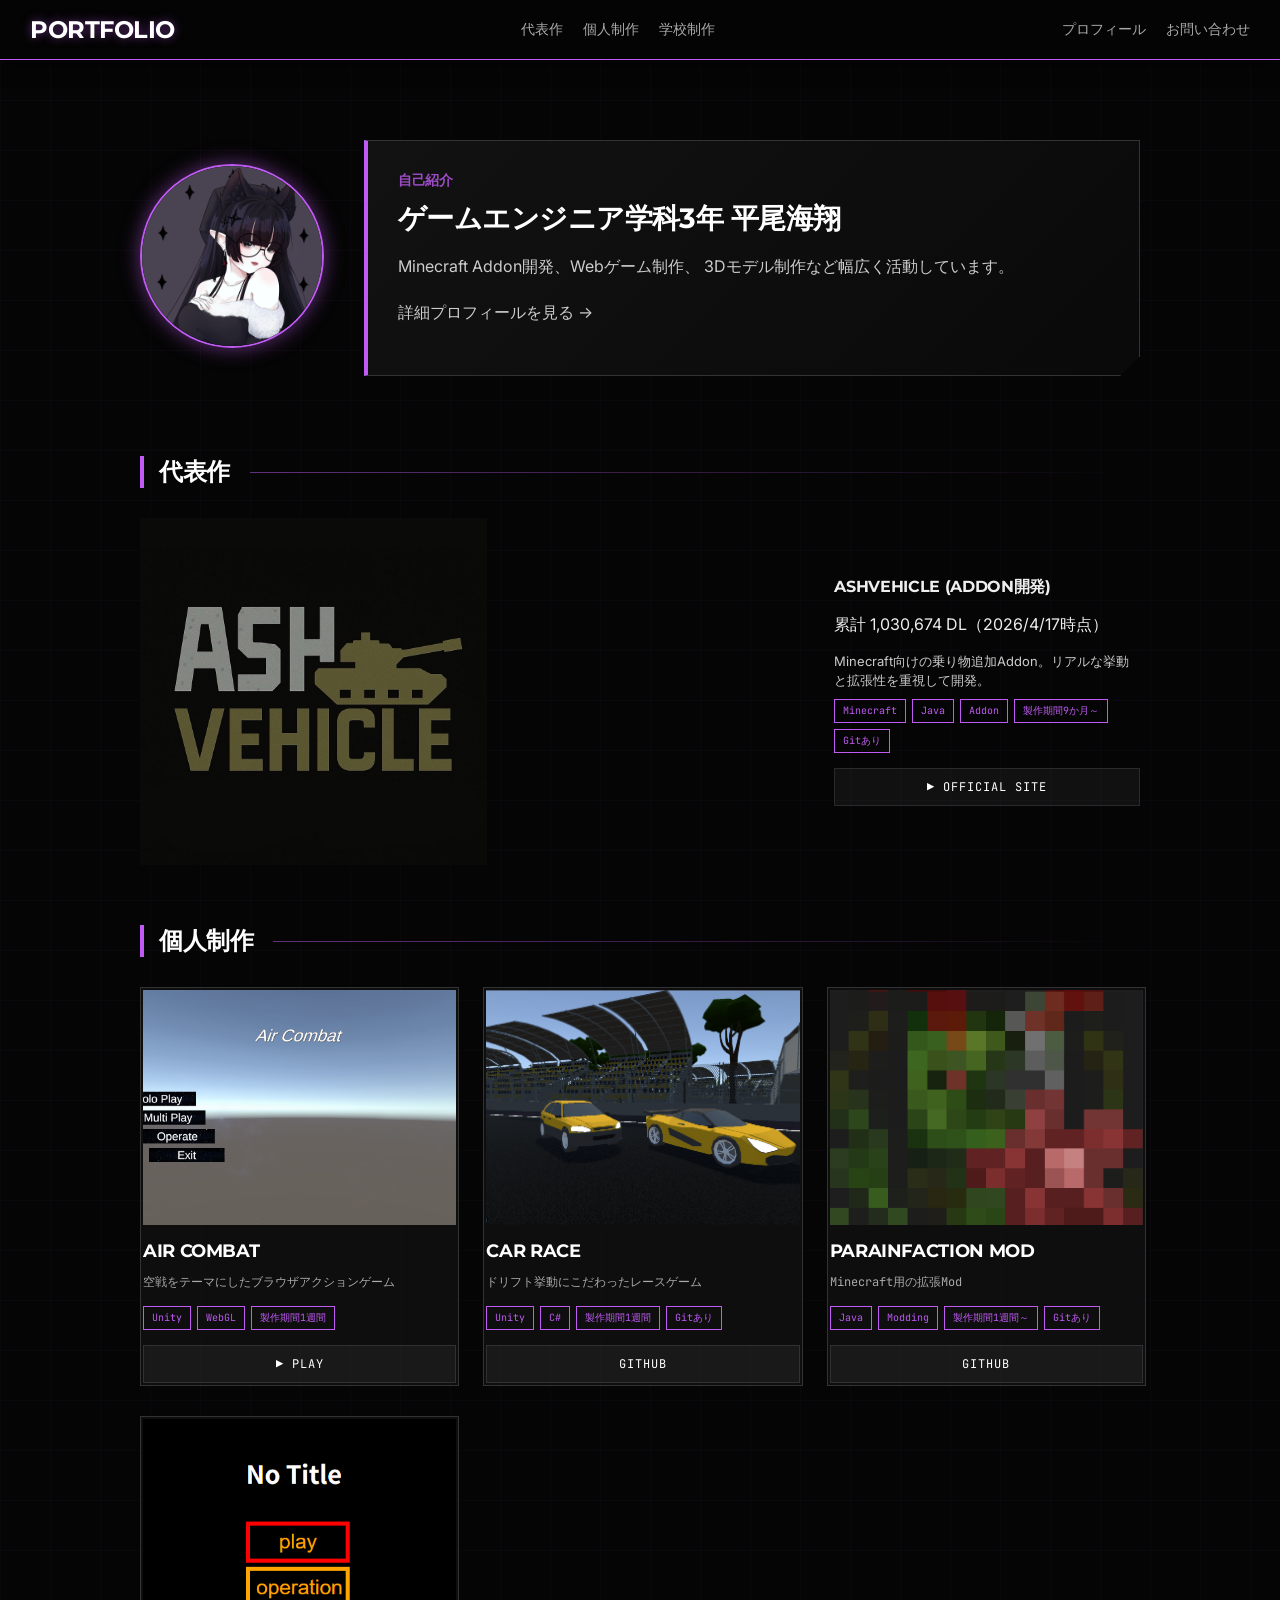
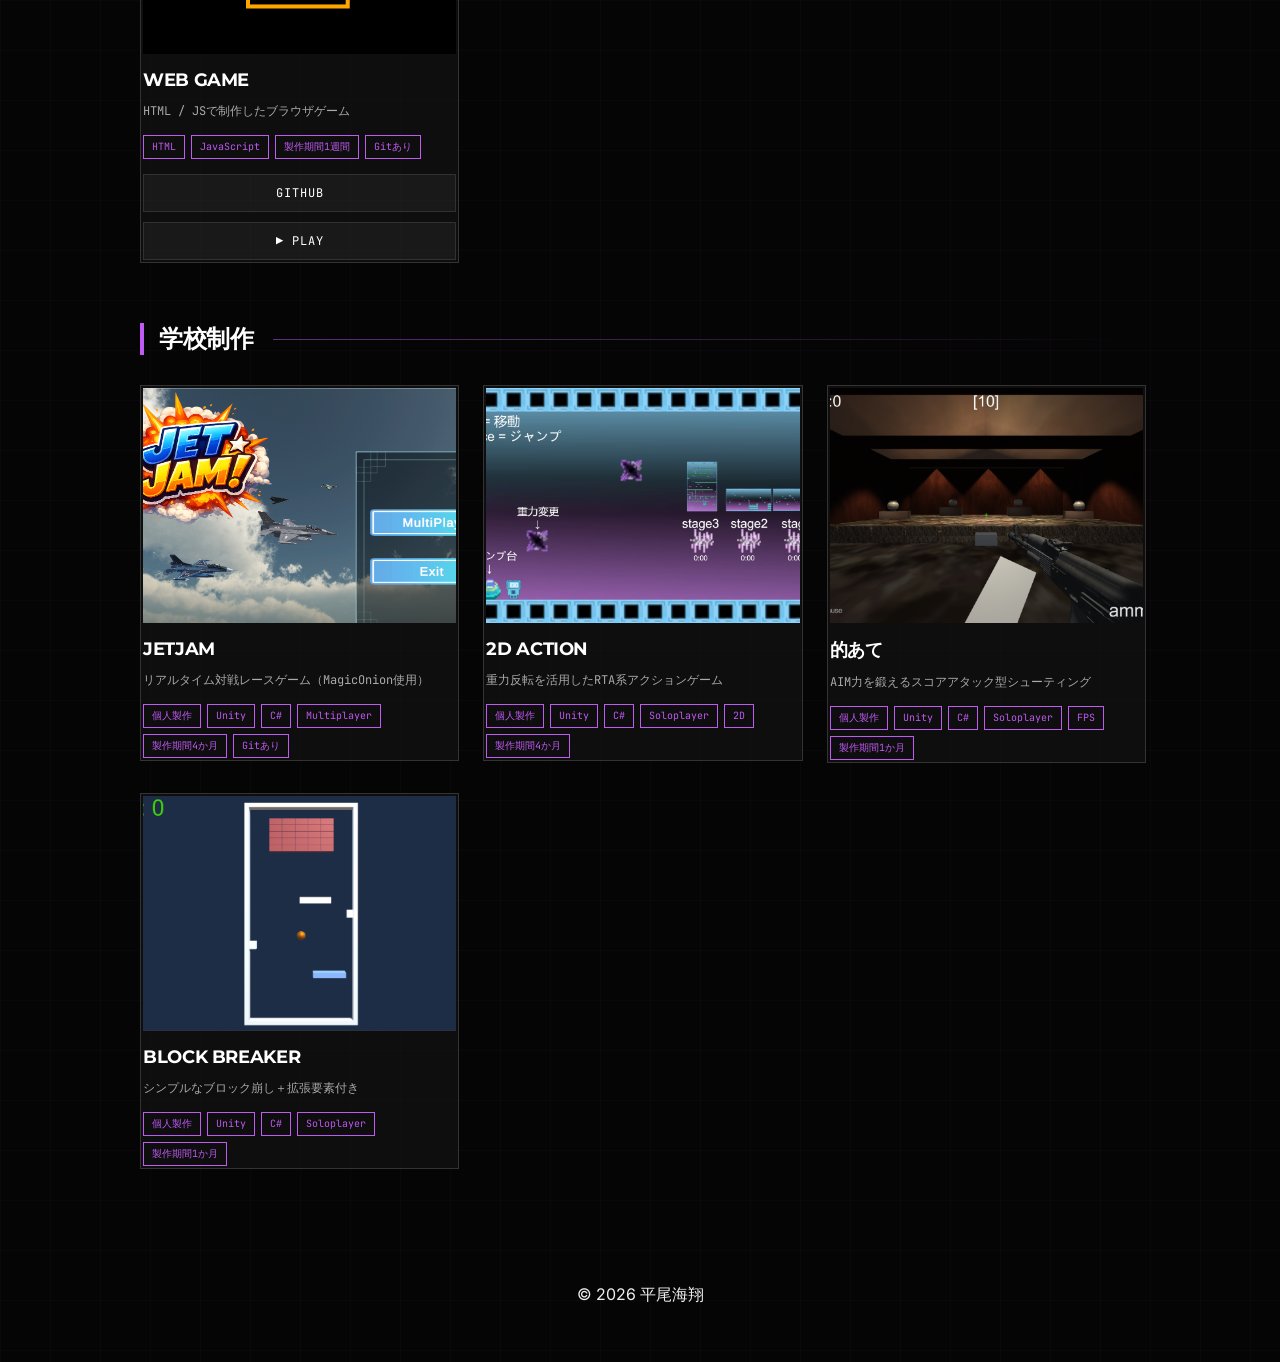
<file: index.html>
﻿<!doctype html>
<html lang="ja">
  <head>
    <meta charset="utf-8" />
    <title>Portfolio | 平尾海翔</title>

    <!-- Fonts -->
    <link rel="preconnect" href="https://fonts.googleapis.com" />
    <link rel="preconnect" href="https://fonts.gstatic.com" crossorigin />
    <link
      href="https://fonts.googleapis.com/css2?family=Inter:wght@300;400;500;600;700&family=JetBrains+Mono:wght@400;500;700&family=Montserrat:wght@400;500;600;700;800&display=swap"
      rel="stylesheet"
    />

    <link rel="stylesheet" href="css/main.css" />
  </head>

  <body>
    <!-- ================= HEADER ================= -->
    <header class="Main animate-on-scroll">
      <div class="Title">
        <h1>Portfolio</h1>
      </div>

      <nav class="Menu">
        <a href="#featured">代表作</a>
        <a href="#personal">個人制作</a>
        <a href="#works">学校制作</a>
      </nav>

      <nav class="Menu">
        <a href="Profile.html">プロフィール</a>
        <a
          href="https://mail.google.com/mail/?view=cm&fs=1&to=241210@st.yoshida-g.ac.jp"
          target="_blank"
          rel="noopener noreferrer"
        >
          お問い合わせ
        </a>
      </nav>
    </header>

    <!-- ================= MAIN ================= -->
    <main>
      <!-- ===== Profile ===== -->
      <section class="Profile animate-on-scroll">
        <div class="icon">
          <img
            class="circle-image"
            src="photo/icon.webp"
            alt="プロフィールアイコン"
          />
        </div>

        <div class="self-introduction">
          <h3>自己紹介</h3>
          <h4>ゲームエンジニア学科3年 平尾海翔</h4>
          <p>
            Minecraft Addon開発、Webゲーム制作、
            3Dモデル制作など幅広く活動しています。
          </p>
          <p>
            <a href="Profile.html">詳細プロフィールを見る →</a>
          </p>
        </div>
      </section>

      <!-- ===== 代表作（強調セクション） ===== -->
      <section id="featured" class="mywork animate-on-scroll">
        <h3>代表作</h3>

        <div class="featured-work">
          <div class="featured-image">
            <img
              class="mywork-photo"
              src="photo/AshVhiecle.png"
              style="width: 50%; height: 50%"
            />
          </div>

          <div class="featured-content">
            <h4>AshVehicle (Addon開発)</h4>

            <p class="achievement">累計 1,030,674 DL（2026/4/17時点）</p>

            <p class="work-desc">
              Minecraft向けの乗り物追加Addon。リアルな挙動と拡張性を重視して開発。
            </p>

            <div class="tag-container">
              <span class="tag">Minecraft</span>
              <span class="tag">Java</span>
              <span class="tag">Addon</span>
              <span class="tag">製作期間9か月～</span>
              <span class="tag">Gitあり</span>
            </div>

            <div class="link-container">
              <a
                href="https://ashviper.github.io/AshVehicle-site/"
                target="_blank"
                class="link-btn primary"
              >
                ▶ Official Site
              </a>
            </div>
          </div>
        </div>
      </section>

      <!-- ===== 個人制作 ===== -->
      <section id="personal" class="mywork animate-on-scroll">
        <h3>個人制作</h3>

        <div class="mywork-list-main">
          <!-- Air Combat -->
          <div class="mywork-list">
            <div class="image-wrapper">
              <img class="mywork-photo" src="photo/AirCombat.png" />
            </div>

            <h4>Air Combat</h4>

            <p class="work-desc">空戦をテーマにしたブラウザアクションゲーム</p>

            <div class="tag-container">
              <span class="tag">Unity</span>
              <span class="tag">WebGL</span>
              <span class="tag">製作期間1週間</span>
            </div>

            <div class="link-container">
              <a
                href="https://ashviper.github.io/AirfighterGame-Web/"
                target="_blank"
                class="link-btn primary"
              >
                ▶ Play
              </a>
            </div>
          </div>

          <!-- Car Race -->
          <div class="mywork-list">
            <div class="image-wrapper">
              <img class="mywork-photo" src="photo/RaceGame.png" />
            </div>

            <h4>Car Race</h4>

            <p class="work-desc">ドリフト挙動にこだわったレースゲーム</p>

            <div class="tag-container">
              <span class="tag">Unity</span>
              <span class="tag">C#</span>
              <span class="tag">製作期間1週間</span>
              <span class="tag">Gitあり</span>
            </div>

            <div class="link-container">
              <a
                href="https://github.com/AshViper/SimpleDriftRace"
                target="_blank"
                class="link-btn"
              >
                GitHub
              </a>
            </div>
          </div>

          <!-- Parainfaction -->
          <div class="mywork-list">
            <div class="image-wrapper">
              <img class="mywork-photo" src="photo/ParainfactionIcon.png" />
            </div>

            <h4>Parainfaction Mod</h4>

            <p class="work-desc">Minecraft用の拡張Mod</p>

            <div class="tag-container">
              <span class="tag">Java</span>
              <span class="tag">Modding</span>
              <span class="tag">製作期間1週間～</span>
              <span class="tag">Gitあり</span>
            </div>

            <div class="link-container">
              <a
                href="https://github.com/AshViper/ParaInfaction"
                target="_blank"
                class="link-btn"
              >
                GitHub
              </a>
            </div>
          </div>

          <!-- Web Game -->
          <div class="mywork-list">
            <div class="image-wrapper">
              <img class="mywork-photo" src="photo/webGame1.png" />
            </div>

            <h4>Web Game</h4>

            <p class="work-desc">HTML / JSで制作したブラウザゲーム</p>

            <div class="tag-container">
              <span class="tag">HTML</span>
              <span class="tag">JavaScript</span>
              <span class="tag">製作期間1週間</span>
              <span class="tag">Gitあり</span>
            </div>

            <div class="link-container">
              <a
                href="https://github.com/AshViper9110/HTMLGame-test"
                target="_blank"
                class="link-btn"
              >
                GitHub
              </a>
              <a
                href="https://ashviper9110.github.io/HTMLGame-test/"
                target="_blank"
                class="link-btn primary"
              >
                ▶ Play
              </a>
            </div>
          </div>
        </div>
      </section>

      <!-- ===== 作品（詳細ページあり） ===== -->
      <section id="works" class="mywork animate-on-scroll">
        <h3>学校制作</h3>

        <div class="mywork-list-main">
          <!-- JetJam -->
          <a href="mywork4.html" class="work-link">
            <div class="mywork-list">
              <div class="image-wrapper">
                <img class="mywork-photo" src="photo/jetjam.png" />
              </div>

              <h4>JetJam</h4>

              <p class="work-desc">
                リアルタイム対戦レースゲーム（MagicOnion使用）
              </p>

              <div class="tag-container">
                <span class="tag">個人製作</span>
                <span class="tag">Unity</span>
                <span class="tag">C#</span>
                <span class="tag">Multiplayer</span>
                <span class="tag">製作期間4か月</span>
                <span class="tag">Gitあり</span>
              </div>
            </div>
          </a>

          <!-- 2D Action -->
          <a href="mywork1.html" class="work-link">
            <div class="mywork-list">
              <div class="image-wrapper">
                <img class="mywork-photo" src="photo/2dAction1.png" />
              </div>

              <h4>2D Action</h4>

              <p class="work-desc">重力反転を活用したRTA系アクションゲーム</p>

              <div class="tag-container">
                <span class="tag">個人製作</span>
                <span class="tag">Unity</span>
                <span class="tag">C#</span>
                <span class="tag">Soloplayer</span>
                <span class="tag">2D</span>
                <span class="tag">製作期間4か月</span>
              </div>
            </div>
          </a>

          <!-- 的あて -->
          <a href="mywork2.html" class="work-link">
            <div class="mywork-list">
              <div class="image-wrapper">
                <img class="mywork-photo" src="photo/matoate1.png" />
              </div>

              <h4>的あて</h4>

              <p class="work-desc">
                AIM力を鍛えるスコアアタック型シューティング
              </p>

              <div class="tag-container">
                <span class="tag">個人製作</span>
                <span class="tag">Unity</span>
                <span class="tag">C#</span>
                <span class="tag">Soloplayer</span>
                <span class="tag">FPS</span>
                <span class="tag">製作期間1か月</span>
              </div>
            </div>
          </a>

          <!-- Block Breaker -->
          <a href="mywork3.html" class="work-link">
            <div class="mywork-list">
              <div class="image-wrapper">
                <img class="mywork-photo" src="photo/blockbreak1.png" />
              </div>

              <h4>Block Breaker</h4>

              <p class="work-desc">シンプルなブロック崩し＋拡張要素付き</p>

              <div class="tag-container">
                <span class="tag">個人製作</span>
                <span class="tag">Unity</span>
                <span class="tag">C#</span>
                <span class="tag">Soloplayer</span>
                <span class="tag">製作期間1か月</span>
              </div>
            </div>
          </a>
        </div>
      </section>
    </main>

    <footer style="text-align: center; padding: 40px 0">
      <p>© 2026 平尾海翔</p>
    </footer>

    <script src="js/script.js"></script>
  </body>
</html>
</file>
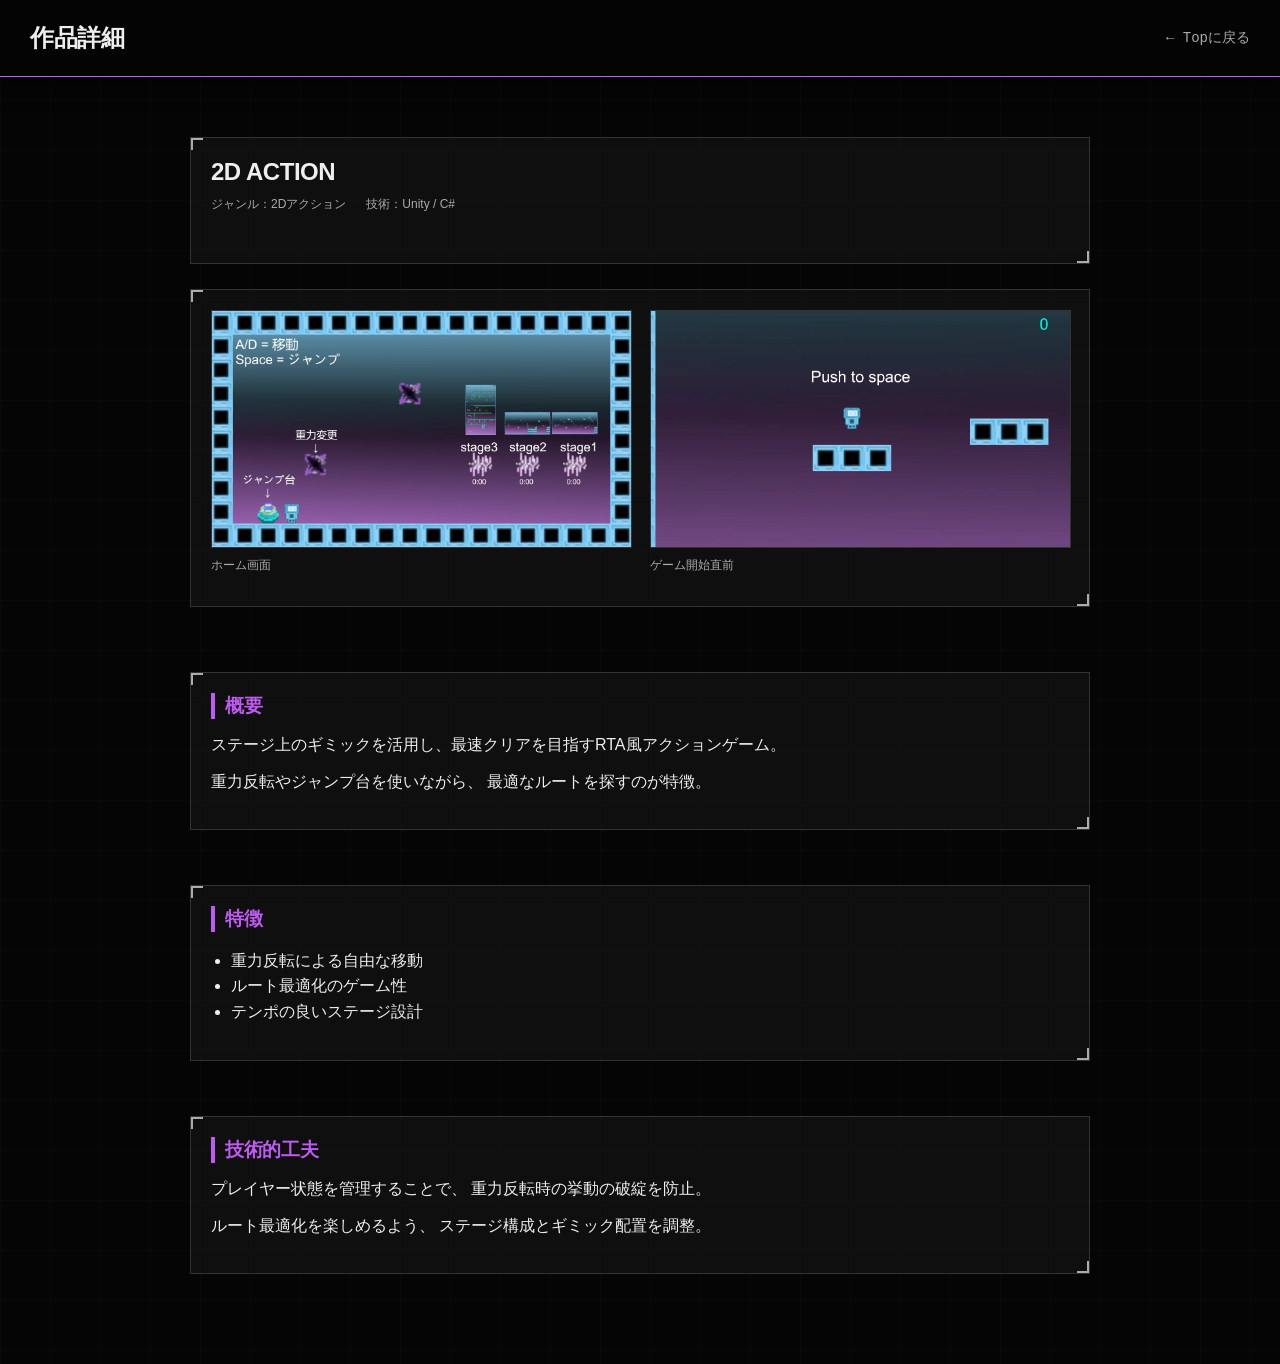
<file: mywork1.html>
﻿<!doctype html>
<html lang="ja">
<head>
  <meta charset="utf-8" />
  <title>2D Action | Portfolio</title>
  <link rel="stylesheet" href="css/main.css" />
</head>

<body>

  <!-- ヘッダー -->
  <div class="Main">
    <div class="Title">
      <h2>作品詳細</h2>
    </div>
    <div class="Menu">
      <p><a href="index.html">← Topに戻る</a></p>
    </div>
  </div>

  <!-- メイン -->
  <div class="work-detail">

    <!-- タイトル + メタ -->
    <div class="work-header card">
      <h2>2D Action</h2>

      <div class="work-meta">
        <span>ジャンル：2Dアクション</span>
        <span>技術：Unity / C#</span>
      </div>
    </div>

    <!-- 画像 -->
    <div class="work-images card">
      <div class="image-card">
        <img src="photo/2dAction1.png" />
        <p>ホーム画面</p>
      </div>

      <div class="image-card">
        <img src="photo/2dAction2.png" />
        <p>ゲーム開始直前</p>
      </div>
    </div>

    <!-- 概要 -->
    <div class="work-section card">
      <h3>概要</h3>
      <p>
        ステージ上のギミックを活用し、最速クリアを目指すRTA風アクションゲーム。
      </p>
      <p>
        重力反転やジャンプ台を使いながら、
        最適なルートを探すのが特徴。
      </p>
    </div>

    <!-- 特徴 -->
    <div class="work-section card">
      <h3>特徴</h3>
      <ul>
        <li>重力反転による自由な移動</li>
        <li>ルート最適化のゲーム性</li>
        <li>テンポの良いステージ設計</li>
      </ul>
    </div>

    <!-- 技術的工夫（追加） -->
    <div class="work-section card">
      <h3>技術的工夫</h3>
      <p>
        プレイヤー状態を管理することで、
        重力反転時の挙動の破綻を防止。
      </p>
      <p>
        ルート最適化を楽しめるよう、
        ステージ構成とギミック配置を調整。
      </p>
    </div>

  </div>

</body>
</html>
</file>
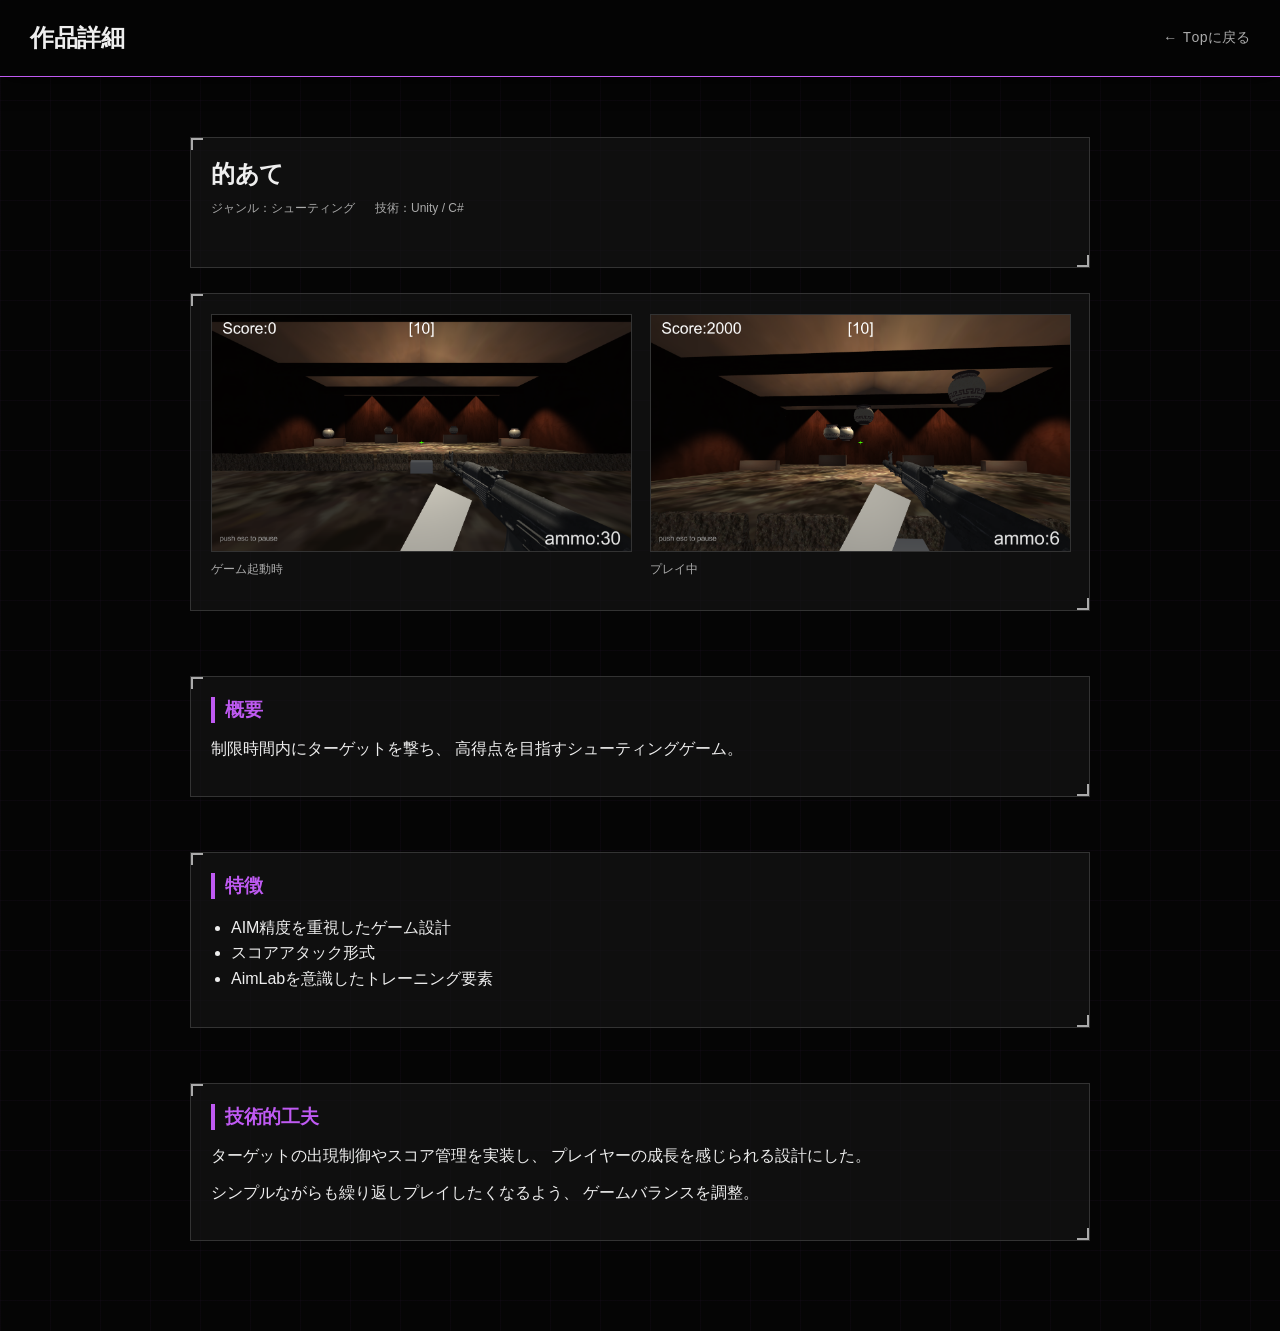
<file: mywork2.html>
﻿<!doctype html>
<html lang="ja">
<head>
  <meta charset="utf-8" />
  <title>的あて | Portfolio</title>
  <link rel="stylesheet" href="css/main.css" />
</head>

<body>

  <!-- ヘッダー -->
  <div class="Main">
    <div class="Title">
      <h2>作品詳細</h2>
    </div>
    <div class="Menu">
      <p><a href="index.html">← Topに戻る</a></p>
    </div>
  </div>

  <!-- 本文 -->
  <div class="work-detail">

    <!-- タイトル + メタ -->
    <div class="work-header card">
      <h2>的あて</h2>

      <div class="work-meta">
        <span>ジャンル：シューティング</span>
        <span>技術：Unity / C#</span>
      </div>
    </div>

    <!-- 画像 -->
    <div class="work-images card">
      <div class="image-card">
        <img src="photo/matoate1.png" />
        <p>ゲーム起動時</p>
      </div>

      <div class="image-card">
        <img src="photo/matoate2.png" />
        <p>プレイ中</p>
      </div>
    </div>

    <!-- 概要 -->
    <div class="work-section card">
      <h3>概要</h3>
      <p>
        制限時間内にターゲットを撃ち、
        高得点を目指すシューティングゲーム。
      </p>
    </div>

    <!-- 特徴 -->
    <div class="work-section card">
      <h3>特徴</h3>
      <ul>
        <li>AIM精度を重視したゲーム設計</li>
        <li>スコアアタック形式</li>
        <li>AimLabを意識したトレーニング要素</li>
      </ul>
    </div>

    <!-- 技術的工夫（追加） -->
    <div class="work-section card">
      <h3>技術的工夫</h3>
      <p>
        ターゲットの出現制御やスコア管理を実装し、
        プレイヤーの成長を感じられる設計にした。
      </p>
      <p>
        シンプルながらも繰り返しプレイしたくなるよう、
        ゲームバランスを調整。
      </p>
    </div>

  </div>

</body>
</html>
</file>
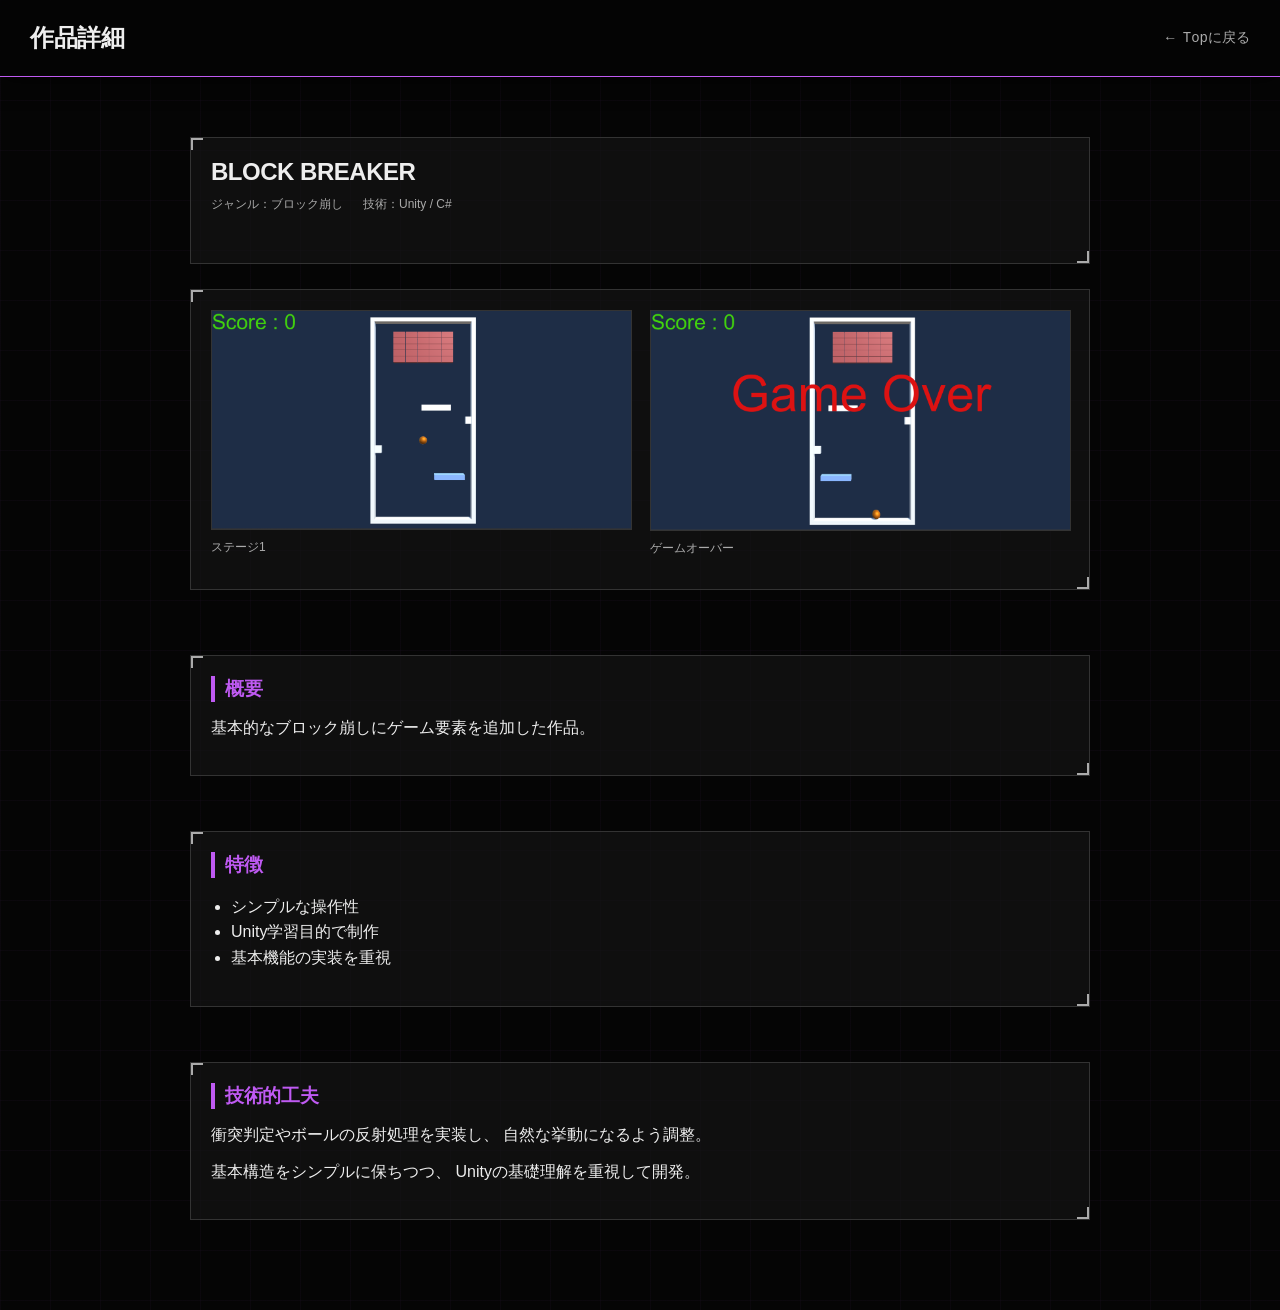
<file: mywork3.html>
﻿<!doctype html>
<html lang="ja">
<head>
  <meta charset="utf-8" />
  <title>Block Breaker | Portfolio</title>
  <link rel="stylesheet" href="css/main.css" />
</head>

<body>

  <!-- ヘッダー -->
  <div class="Main">
    <div class="Title">
      <h2>作品詳細</h2>
    </div>
    <div class="Menu">
      <p><a href="index.html">← Topに戻る</a></p>
    </div>
  </div>

  <!-- 本文 -->
  <div class="work-detail">

    <!-- タイトル + メタ -->
    <div class="work-header card">
      <h2>Block Breaker</h2>

      <div class="work-meta">
        <span>ジャンル：ブロック崩し</span>
        <span>技術：Unity / C#</span>
      </div>
    </div>

    <!-- 画像 -->
    <div class="work-images card">
      <div class="image-card">
        <img src="photo/blockbreak1.png" />
        <p>ステージ1</p>
      </div>

      <div class="image-card">
        <img src="photo/blockbreak2.png" />
        <p>ゲームオーバー</p>
      </div>
    </div>

    <!-- 概要 -->
    <div class="work-section card">
      <h3>概要</h3>
      <p>
        基本的なブロック崩しにゲーム要素を追加した作品。
      </p>
    </div>

    <!-- 特徴 -->
    <div class="work-section card">
      <h3>特徴</h3>
      <ul>
        <li>シンプルな操作性</li>
        <li>Unity学習目的で制作</li>
        <li>基本機能の実装を重視</li>
      </ul>
    </div>

    <!-- 技術的工夫（追加） -->
    <div class="work-section card">
      <h3>技術的工夫</h3>
      <p>
        衝突判定やボールの反射処理を実装し、
        自然な挙動になるよう調整。
      </p>
      <p>
        基本構造をシンプルに保ちつつ、
        Unityの基礎理解を重視して開発。
      </p>
    </div>

  </div>

</body>
</html>
</file>
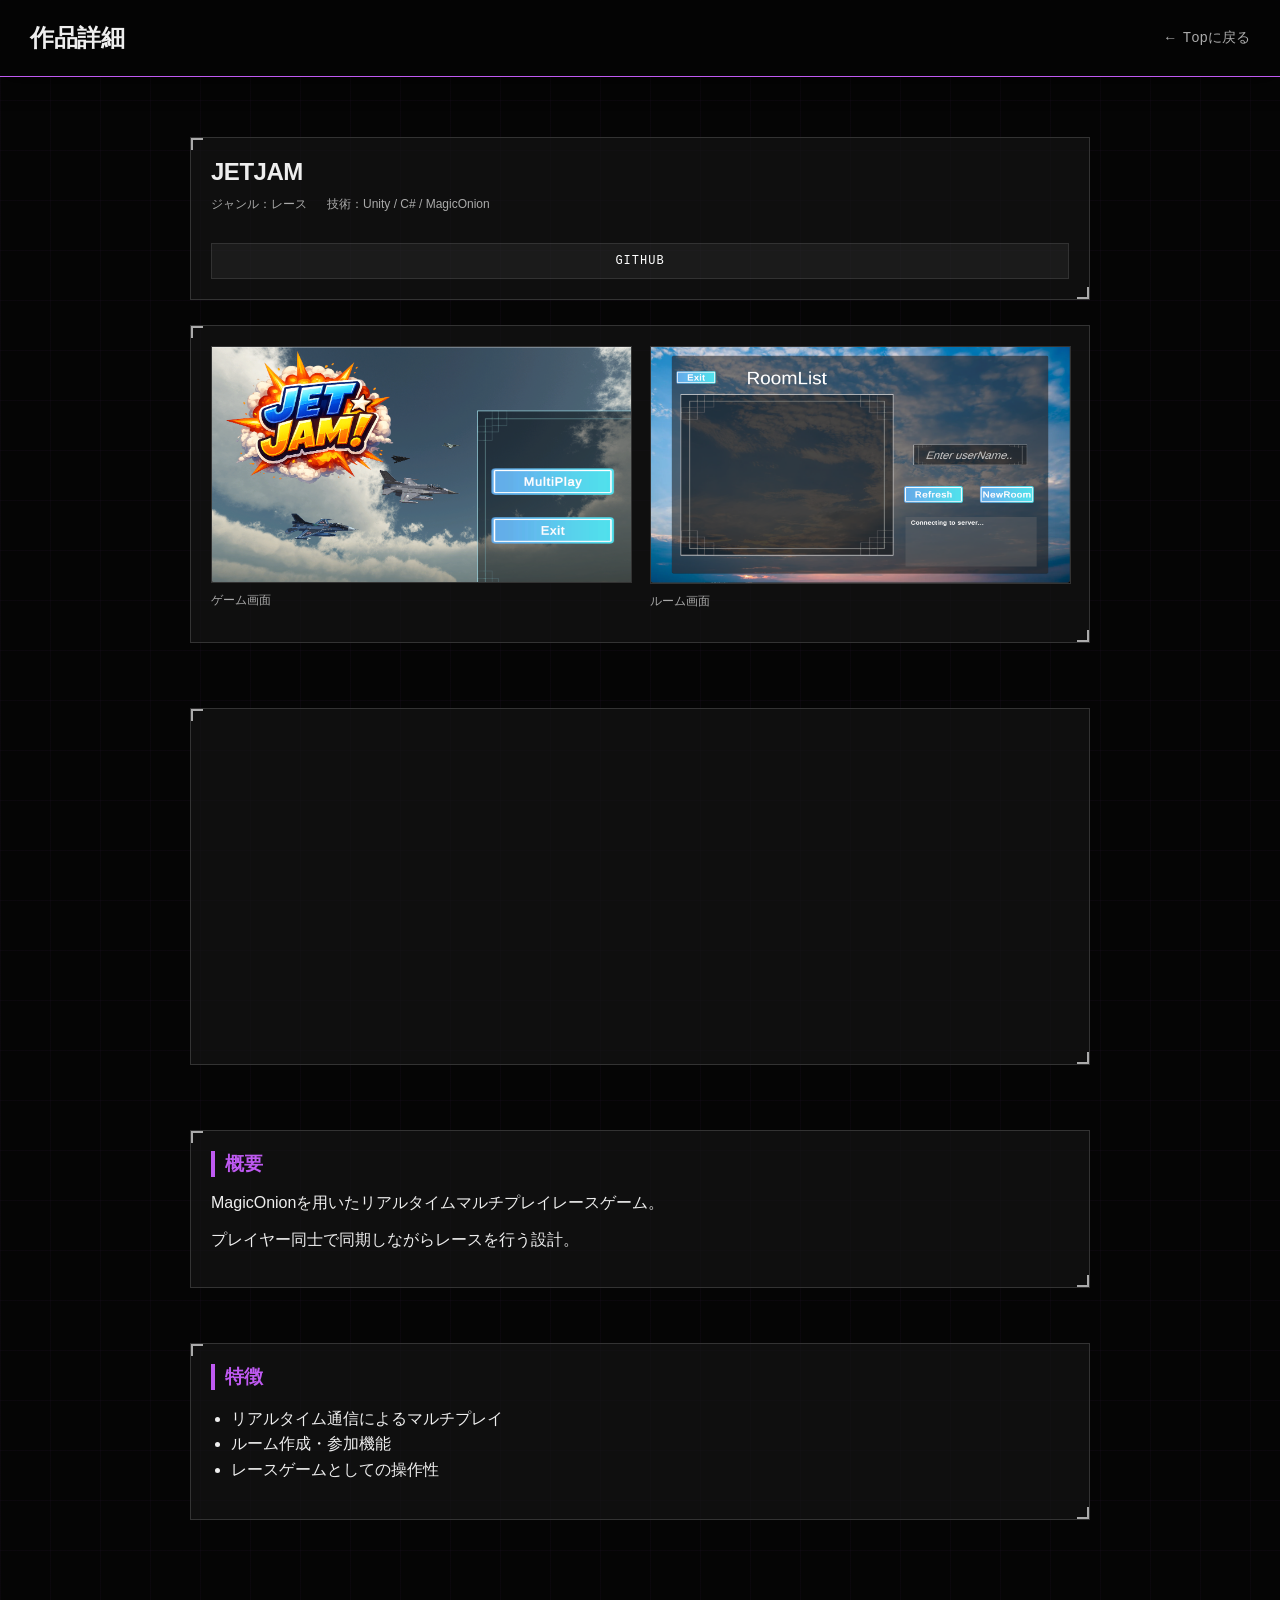
<file: mywork4.html>
﻿<!doctype html>
<html lang="ja">
  <head>
    <meta charset="utf-8" />
    <title>JetJam | Portfolio</title>
    <link rel="stylesheet" href="css/main.css" />
  </head>

  <body>
    <!-- ヘッダー -->
    <div class="Main">
      <div class="Title">
        <h2>作品詳細</h2>
      </div>
      <div class="Menu">
        <p><a href="index.html">← Topに戻る</a></p>
      </div>
    </div>

    <!-- 本文 -->
    <div class="work-detail">
      <div class="work-header card">
        <h2>JetJam</h2>

        <div class="work-meta">
          <span>ジャンル：レース</span>
          <span>技術：Unity / C# / MagicOnion</span>
        </div>
        <div class="link-container">
          <a
            href="https://github.com/AshViper9110/realtime-game"
            target="_blank"
            class="link-btn"
          >
            GitHub
          </a>
        </div>
      </div>

      <div class="work-images card">
        <div class="image-card">
          <img src="photo/jetjam.png" />
          <p>ゲーム画面</p>
        </div>
        <div class="image-card">
          <img src="photo/jetjamroom.png" />
          <p>ルーム画面</p>
        </div>
      </div>

      <div class="work-images card">
        <iframe
          width="560"
          height="315"
          src="https://www.youtube.com/embed/OSqPGjTLNrI?autoplay=1&mute=1"
          title="YouTube video player"
          frameborder="0"
          allow="autoplay; encrypted-media"
          allowfullscreen
        >
        </iframe>
      </div>

      <div class="work-section card">
        <h3>概要</h3>
        <p>MagicOnionを用いたリアルタイムマルチプレイレースゲーム。</p>
        <p>プレイヤー同士で同期しながらレースを行う設計。</p>
      </div>

      <div class="work-section card">
        <h3>特徴</h3>
        <ul>
          <li>リアルタイム通信によるマルチプレイ</li>
          <li>ルーム作成・参加機能</li>
          <li>レースゲームとしての操作性</li>
        </ul>
      </div>
    </div>
  </body>
</html>
</file>
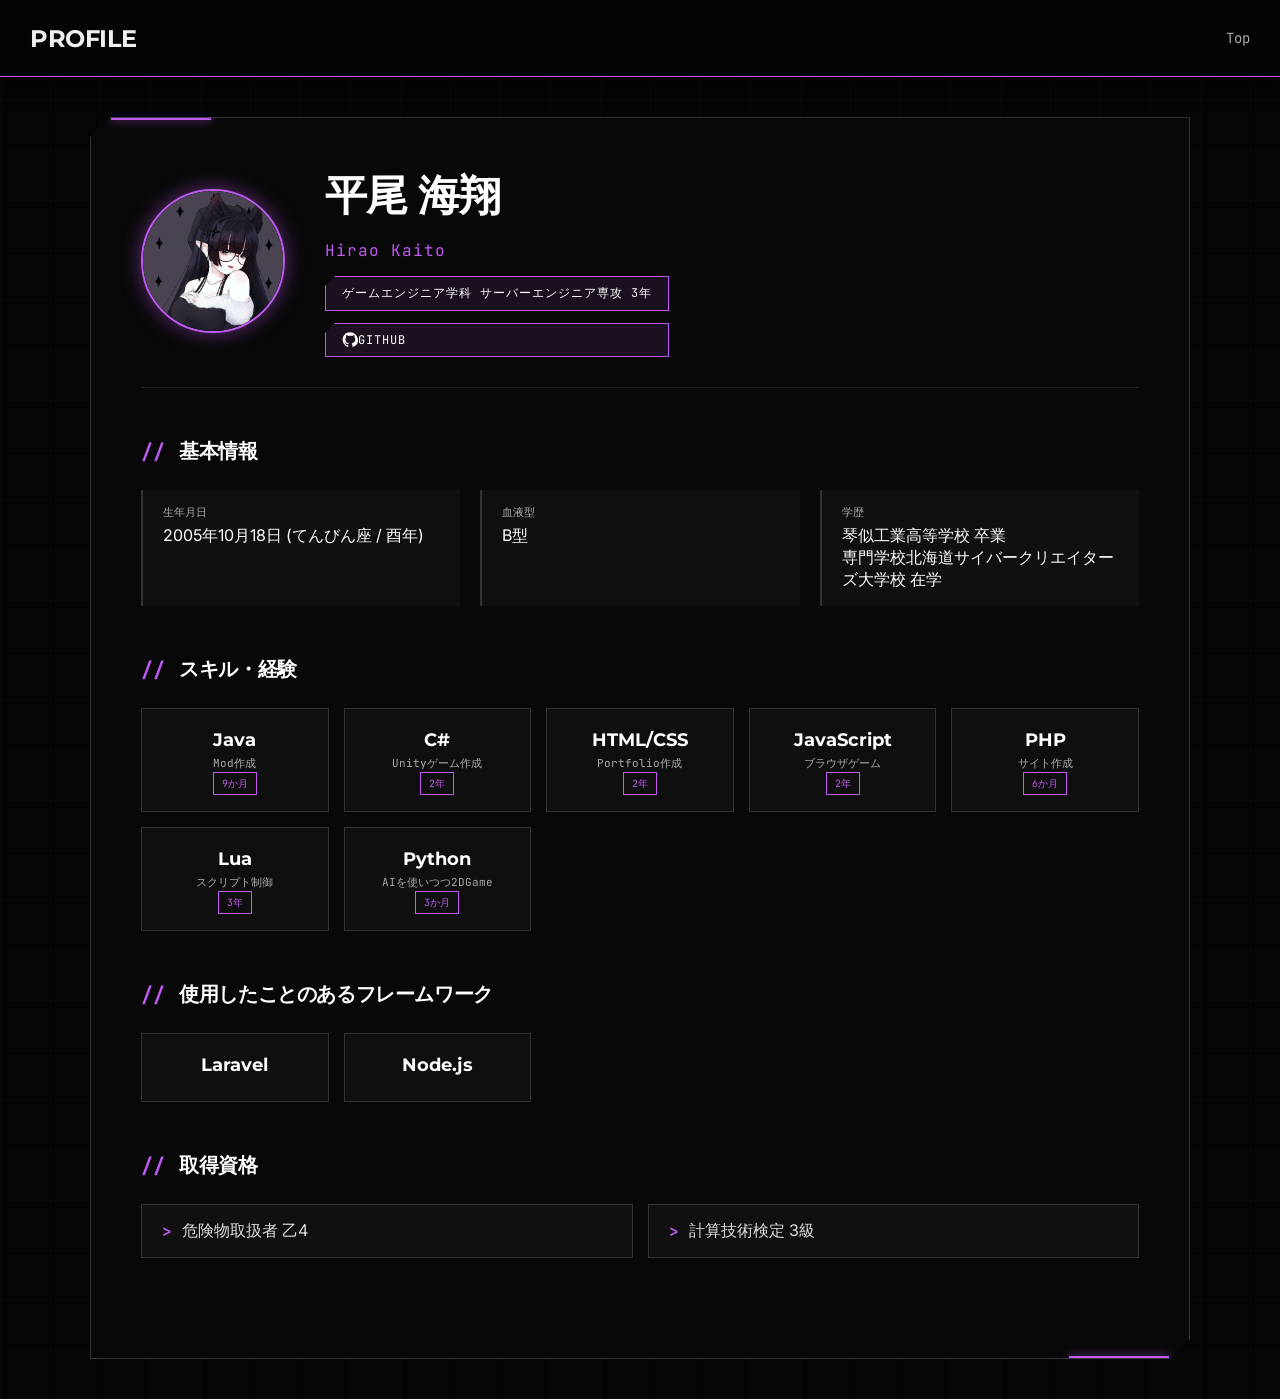
<file: Profile.html>
﻿<!doctype html>

<html lang="en" xmlns="http://www.w3.org/1999/xhtml">
  <head>
    <meta charset="utf-8" />
    <title></title>
    <link rel="preconnect" href="https://fonts.googleapis.com" />
    <link rel="preconnect" href="https://fonts.gstatic.com" crossorigin />
    <link
      href="https://fonts.googleapis.com/css2?family=Inter:wght@300;400;500;600;700&family=JetBrains+Mono:wght@400;500;700&family=Montserrat:wght@400;500;600;700;800&display=swap"
      rel="stylesheet"
    />
    <link rel="stylesheet" href="css/main.css" />
    <link rel="stylesheet" href="css/profile_improved.css" />
  </head>
  <body>
    <div class="Main animate-on-scroll">
      <div class="Title">
        <h2>Profile</h2>
      </div>
      <div class="Menu">
        <p><a href="index.html">Top</a></p>
      </div>
    </div>

    <div class="ContentWrapper">
      <div class="ProfileCard animate-on-scroll">
        <div class="ProfileHeader">
          <div class="ProfileIcon">
            <!-- Placeholder for icon if needed, or just name -->
            <img src="photo/icon.webp" alt="Icon" class="circle-image-small" />
          </div>
          <div class="ProfileName">
            <h3>平尾 海翔</h3>
            <p class="sub-text">Hirao Kaito</p>
            <p class="role-text">
              ゲームエンジニア学科 サーバーエンジニア専攻 3年
            </p>
            <a
              class="role-text"
              href="https://github.com/AshViper"
              target="_blank"
              rel="noopener noreferrer"
            >
              <svg
                width="16"
                height="16"
                viewBox="0 0 24 24"
                fill="currentColor"
              >
                <path
                  d="M12 .5C5.73.5.98 5.25.98 11.52c0 5.03 3.26 9.29 7.79 10.79.57.1.78-.25.78-.55v-2.01c-3.17.69-3.84-1.53-3.84-1.53-.52-1.31-1.27-1.66-1.27-1.66-1.04-.71.08-.7.08-.7 1.15.08 1.75 1.18 1.75 1.18 1.02 1.75 2.68 1.24 3.33.95.1-.74.4-1.24.72-1.52-2.53-.29-5.19-1.27-5.19-5.65 0-1.25.45-2.27 1.18-3.07-.12-.29-.51-1.47.11-3.06 0 0 .97-.31 3.18 1.17a11.1 11.1 0 012.9-.39c.99 0 1.99.13 2.9.39 2.21-1.48 3.18-1.17 3.18-1.17.62 1.59.23 2.77.11 3.06.73.8 1.18 1.82 1.18 3.07 0 4.39-2.66 5.36-5.2 5.64.41.35.77 1.03.77 2.08v3.08c0 .3.21.65.79.55a10.53 10.53 0 007.78-10.79C23.02 5.25 18.27.5 12 .5z"
                />
              </svg>
              GitHub
            </a>
          </div>
        </div>

        <div class="ProfileSection">
          <h3 class="SectionTitle">基本情報</h3>
          <div class="InfoGrid">
            <div class="InfoItem">
              <span class="Label">生年月日</span>
              <span class="Value">2005年10月18日 (てんびん座 / 酉年)</span>
            </div>
            <div class="InfoItem">
              <span class="Label">血液型</span>
              <span class="Value">B型</span>
            </div>
            <div class="InfoItem">
              <span class="Label">学歴</span>
              <span class="Value">
                琴似工業高等学校 卒業<br />
                専門学校北海道サイバークリエイターズ大学校 在学
              </span>
            </div>
          </div>
        </div>

        <div class="ProfileSection">
          <h3 class="SectionTitle">スキル・経験</h3>
          <div class="SkillGrid">
            <div class="SkillItem">
              <span class="SkillName">Java</span>
              <span class="SkillLevel">Mod作成</span>
              <span class="SkillPeriod">9か月</span>
            </div>
            <div class="SkillItem">
              <span class="SkillName">C#</span>
              <span class="SkillLevel">Unityゲーム作成</span>
              <span class="SkillPeriod">2年</span>
            </div>
            <div class="SkillItem">
              <span class="SkillName">HTML/CSS</span>
              <span class="SkillLevel">Portfolio作成</span>
              <span class="SkillPeriod">2年</span>
            </div>
            <div class="SkillItem">
              <span class="SkillName">JavaScript</span>
              <span class="SkillLevel">ブラウザゲーム</span>
              <span class="SkillPeriod">2年</span>
            </div>
            <div class="SkillItem">
              <span class="SkillName">PHP</span>
              <span class="SkillLevel">サイト作成</span>
              <span class="SkillPeriod">6か月</span>
            </div>
            <div class="SkillItem">
              <span class="SkillName">Lua</span>
              <span class="SkillLevel">スクリプト制御</span>
              <span class="SkillPeriod">3年</span>
            </div>
            <div class="SkillItem">
              <span class="SkillName">Python</span>
              <span class="SkillLevel">AIを使いつつ2DGame</span>
              <span class="SkillPeriod">3か月</span>
            </div>
          </div>
        </div>

        <div class="ProfileSection">
          <h3 class="SectionTitle">使用したことのあるフレームワーク</h3>
          <div class="SkillGrid">
            <div class="SkillItem">
              <span class="SkillName">Laravel</span>
            </div>
            <div class="SkillItem">
              <span class="SkillName">Node.js</span>
            </div>
          </div>
        </div>

        <div class="ProfileSection">
          <h3 class="SectionTitle">取得資格</h3>
          <ul class="QualificationList">
            <li>危険物取扱者 乙4</li>
            <li>計算技術検定 3級</li>
          </ul>
        </div>
      </div>
    </div>
    <script src="js/script.js"></script>
  </body>
</html>
</file>
<file: css/main.css>
/* --- AshVehicle Theme (Purple Edition) --- */
:root {
  --color-bg: #050505;
  --color-bg-alt: #0f0c0a;
  --color-text: #eeeeee;
  --color-text-muted: #aaaaaa;
  --color-accent: #bf5af2; /* Purple */
  --color-accent-glow: rgba(191, 90, 242, 0.5);
  --color-border: #333333;

  --font-heading: "Montserrat", sans-serif;
  --font-body: "Inter", sans-serif;
  --font-mono: "JetBrains Mono", monospace;
}

body {
  margin: 0;
  background-color: var(--color-bg);
  color: var(--color-text);
  font-family: var(--font-body);
  /* Grid Background Pattern */
  background-image:
    linear-gradient(rgba(191, 90, 242, 0.03) 1px, transparent 1px),
    linear-gradient(90deg, rgba(191, 90, 242, 0.03) 1px, transparent 1px);
  background-size: 50px 50px;
  min-height: 100vh;
}

.featured-work {
  display: flex;
  justify-content: center; /* 横中央 */
  align-items: center; /* 縦中央（任意） */
}

/* --- Typography --- */
h1,
h2,
h3,
h4 {
  font-family: var(--font-heading);
  text-transform: uppercase;
  font-weight: 700;
  letter-spacing: -0.02em;
  margin: 0;
}

a {
  color: inherit;
  text-decoration: none;
  transition: 0.2s;
}

/* --- Header / HUD Top --- */
.Main {
  background-color: rgba(5, 5, 5, 0.9);
  backdrop-filter: blur(10px);
  display: flex;
  justify-content: space-between;
  align-items: center;
  padding: 15px 30px;
  border-bottom: 1px solid var(--color-accent);
  position: sticky;
  top: 0;
  z-index: 100;
  box-shadow: 0 4px 20px rgba(0, 0, 0, 0.5);
}

.Title h1 {
  font-size: 24px;
  color: #fff;
  text-shadow: 0 0 10px var(--color-accent-glow);
}

.Menu {
  display: flex;
  gap: 20px;
  font-family: var(--font-mono);
  font-size: 14px;
}

.Menu a {
  color: var(--color-text-muted);
  position: relative;
  padding: 5px 0;
}

.Menu a:hover {
  color: var(--color-accent);
  text-shadow: 0 0 8px var(--color-accent-glow);
}

.Menu a::after {
  content: "";
  position: absolute;
  bottom: 0;
  left: 0;
  width: 0%;
  height: 2px;
  background-color: var(--color-accent);
  transition: 0.3s;
}

.Menu a:hover::after {
  width: 100%;
}

/* --- Profile Section (Index) --- */
.Profile {
  display: flex;
  padding: 40px;
  gap: 40px;
  max-width: 1000px;
  margin: 40px auto;
  align-items: center;
}

.icon {
  position: relative;
}

.circle-image {
  width: 180px;
  height: 180px;
  border-radius: 50%;
  object-fit: cover;
  border: 2px solid var(--color-accent);
  box-shadow: 0 0 20px var(--color-accent-glow);
}

.self-introduction {
  flex: 1;
  background: linear-gradient(
    135deg,
    rgba(20, 20, 20, 0.9),
    rgba(10, 10, 10, 0.95)
  );
  padding: 30px;
  border: 1px solid var(--color-border);
  border-left: 4px solid var(--color-accent);
  position: relative;
  clip-path: polygon(
    0 0,
    100% 0,
    100% calc(100% - 20px),
    calc(100% - 20px) 100%,
    0 100%
  );
}

.self-introduction h3 {
  color: var(--color-accent);
  font-size: 14px;
  font-family: var(--font-mono);
  margin-bottom: 10px;
  opacity: 0.8;
}

.self-introduction h4 {
  font-size: 28px;
  margin-bottom: 15px;
  color: #fff;
}

.self-introduction p {
  line-height: 1.6;
  color: #ccc;
  margin-bottom: 20px;
}

/* --- My Work Section --- */
.mywork {
  max-width: 1000px;
  margin: 0 auto 60px;
  padding: 0 40px;
}

.mywork h3 {
  font-size: 24px;
  margin-bottom: 30px;
  padding-left: 15px;
  border-left: 4px solid var(--color-accent);
  color: #fff;
  display: flex;
  align-items: center;
}

.mywork h3::after {
  content: "";
  flex: 1;
  height: 1px;
  background: linear-gradient(90deg, var(--color-accent), transparent);
  margin-left: 20px;
  opacity: 0.5;
}

.mywork-list-main {
  display: grid;
  grid-template-columns: repeat(auto-fit, minmax(280px, 1fr));
  gap: 30px;
}

.mywork-list {
  background-color: rgba(20, 20, 20, 0.6);
  border: 1px solid var(--color-border);
  padding: 2px;
  transition: 0.3s;
  position: relative;
  overflow: hidden;
  max-width: none; /* Prevent stretching */
  width: 100%; /* Ensure it takes available space up to max-width */
  margin: 0 auto; /* Center in grid cell if needed */
}

.mywork-list:hover {
  border-color: var(--color-accent);
  background-color: rgba(30, 30, 30, 0.8);
  transform: translateY(-5px);
  box-shadow: 0 10px 30px rgba(0, 0, 0, 0.5);
}

/* Corner accents for cards */
.mywork-list::before {
  content: "";
  position: absolute;
  top: 0;
  left: 0;
  width: 10px;
  height: 10px;
  border-top: 2px solid var(--color-accent);
  border-left: 2px solid var(--color-accent);
  opacity: 0;
  transition: 0.3s;
}

.mywork-list::after {
  content: "";
  position: absolute;
  bottom: 0;
  right: 0;
  width: 10px;
  height: 10px;
  border-bottom: 2px solid var(--color-accent);
  border-right: 2px solid var(--color-accent);
  opacity: 0;
  transition: 0.3s;
}

.mywork-list:hover::before,
.mywork-list:hover::after {
  opacity: 1;
}

.image-wrapper {
  width: 100%;
  aspect-ratio: 4 / 3; /* ← これが最適解 */
  overflow: hidden;
  background: rgba(0, 0, 0, 0.4);
  margin-bottom: 15px;
}

.mywork-photo {
  width: 100%;
  height: 100%;
  object-fit: cover;
  display: block;
}

.mywork-list:hover .mywork-photo {
  filter: grayscale(0%);
}

.mywork-list h4 {
  font-size: 18px;
  margin-bottom: 5px;
  color: #fff;
}

.mywork-list p {
  font-family: var(--font-mono);
  font-size: 12px;
  color: var(--color-text-muted);
  margin-bottom: 15px;
}

/* Work Link Wrapper */
.work-link {
  display: block;
  color: inherit;
  text-decoration: none;
}

.work-link:hover h4 {
  color: var(--color-accent);
  text-shadow: 0 0 10px var(--color-accent-glow);
}

/* Link Buttons */
.link-container {
  display: flex;
  flex-direction: column;
  gap: 10px;
  margin-top: 15px;
}

.link-btn {
  display: flex;
  align-items: center;
  justify-content: center;
  padding: 10px;
  background: rgba(255, 255, 255, 0.05);
  border: 1px solid rgba(255, 255, 255, 0.1);
  color: #fff;
  font-family: var(--font-mono);
  font-size: 12px;
  text-transform: uppercase;
  letter-spacing: 1px;
  transition: 0.3s;
  position: relative;
  overflow: hidden;
}

.link-btn:hover {
  background: var(--color-accent);
  border-color: var(--color-accent);
  color: #000;
  font-weight: 700;
  box-shadow: 0 0 15px var(--color-accent-glow);
}

/* Responsive */
@media (max-width: 768px) {
  .Profile {
    flex-direction: column;
    text-align: center;
    padding: 20px;
  }

  .self-introduction {
    border-left: 1px solid var(--color-border);
    border-top: 4px solid var(--color-accent);
  }

  .mywork-list-main {
    grid-template-columns: 1fr;
  }
}

/* --- Animations --- */
@keyframes fadeIn {
  from {
    opacity: 0;
  }
  to {
    opacity: 1;
  }
}

@keyframes slideInUp {
  from {
    opacity: 0;
    transform: translateY(30px);
  }
  to {
    opacity: 1;
    transform: translateY(0);
  }
}

@keyframes slideInLeft {
  from {
    opacity: 0;
    transform: translateX(-30px);
  }
  to {
    opacity: 1;
    transform: translateX(0);
  }
}

@keyframes bgScroll {
  0% {
    background-position: 0 0;
  }
  100% {
    background-position: 50px 50px;
  }
}

/* Apply background animation to body */
body {
  animation: bgScroll 20s linear infinite;
}

/* Scroll Animation Classes */
.animate-on-scroll {
  opacity: 0;
  transform: translateY(30px);
  transition:
    opacity 0.6s ease-out,
    transform 0.6s ease-out;
  will-change: opacity, transform;
}

.animate-on-scroll.is-visible {
  opacity: 1;
  transform: translateY(0);
}

/* Staggered delays for children if needed */
.mywork-list:nth-child(1) {
  transition-delay: 0.1s;
}
.mywork-list:nth-child(2) {
  transition-delay: 0.2s;
}
.mywork-list:nth-child(3) {
  transition-delay: 0.3s;
}

/* 説明 */
.work-desc {
  font-size: 13px;
  color: #ccc;
  margin-bottom: 10px;
  line-height: 1.4;
}

/* タグ */
.tag-container {
  display: flex;
  flex-wrap: wrap;
  gap: 6px;
}

.tag {
  font-size: 10px;
  padding: 4px 8px;
  border: 1px solid var(--color-accent);
  color: var(--color-accent);
  font-family: var(--font-mono);
}

/* 詳細ページ */
.work-detail {
  max-width: 900px;
  margin: 40px auto;
  padding: 20px;
}

.work-meta {
  display: flex;
  flex-wrap: wrap;
  gap: 15px;
  font-size: 12px;
  color: var(--color-text-muted);
  margin-bottom: 20px;
}

/* リスト改善 */
.mywork-list-Contents ul {
  padding-left: 20px;
  line-height: 1.6;
}

/* 全体 */
.work-detail {
  max-width: 900px;
  margin: 40px auto;
  padding: 20px;
  display: flex;
  flex-direction: column;
  gap: 25px;
}

/* カード（枠） */
.card {
  background: rgba(20, 20, 20, 0.7);
  border: 1px solid var(--color-border);
  padding: 20px;
  position: relative;
  transition: 0.3s;
}

/* ホバーで少し浮かせる */
.card:hover {
  border-color: var(--color-accent);
  transform: translateY(-3px);
  box-shadow: 0 10px 25px rgba(0, 0, 0, 0.4);
}

/* コーナー装飾（近未来風） */
.card::before,
.card::after {
  content: "";
  position: absolute;
  width: 10px;
  height: 10px;
  border-color: var(--color-accent);
  opacity: 0.7;
}

.card::before {
  top: 0;
  left: 0;
  border-top: 2px solid;
  border-left: 2px solid;
}

.card::after {
  bottom: 0;
  right: 0;
  border-bottom: 2px solid;
  border-right: 2px solid;
}

/* メタ情報 */
.work-meta {
  display: flex;
  gap: 15px;
  font-size: 12px;
  color: var(--color-text-muted);
  margin-top: 10px;
}

/* 画像 */
.work-images {
  display: grid;
  grid-template-columns: repeat(auto-fit, minmax(250px, 1fr));
  gap: 15px;
}

.image-card img {
  width: 100%;
  border: 1px solid var(--color-border);
}

.image-card p {
  font-size: 12px;
  color: var(--color-text-muted);
  margin-top: 5px;
}

/* セクション */
.work-section h3 {
  margin-bottom: 10px;
  color: var(--color-accent);
}

/* リスト */
.work-section ul {
  padding-left: 20px;
  line-height: 1.6;
}

/* 全体 */
.work-detail {
  max-width: 900px;
  margin: 40px auto;
  padding: 20px;
}

/* メタ情報 */
.work-meta {
  display: flex;
  gap: 20px;
  font-size: 12px;
  color: var(--color-text-muted);
  margin-bottom: 30px;
}

/* 画像 */
.work-images {
  display: grid;
  grid-template-columns: repeat(auto-fit, minmax(250px, 1fr));
  gap: 20px;
  margin-bottom: 40px;
}

.image-card img {
  width: 100%;
  border: 1px solid var(--color-border);
}

.image-card p {
  font-size: 12px;
  margin-top: 5px;
  color: var(--color-text-muted);
}

/* セクション */
.work-section {
  margin-bottom: 30px;
}

.work-section h3 {
  margin-bottom: 10px;
  border-left: 4px solid var(--color-accent);
  padding-left: 10px;
}

/* リスト */
.work-section ul {
  padding-left: 20px;
  line-height: 1.6;
}
</file>
<file: css/profile_improved.css>
/* --- AshVehicle Theme Profile (Purple Edition) --- */

.ContentWrapper {
  padding: 40px 20px;
  max-width: 1100px;
  margin: 0 auto;
}

.ProfileCard {
  background: rgba(10, 10, 10, 0.85);
  backdrop-filter: blur(10px);
  border: 1px solid var(--color-border);
  position: relative;
  padding: 50px;

  /* HUD Corners */
  clip-path: polygon(
    20px 0,
    100% 0,
    100% calc(100% - 20px),
    calc(100% - 20px) 100%,
    0 100%,
    0 20px
  );
}

/* Decorative HUD Lines */
.ProfileCard::before {
  content: "";
  position: absolute;
  top: 0;
  left: 20px;
  width: 100px;
  height: 2px;
  background-color: var(--color-accent);
  box-shadow: 0 0 10px var(--color-accent);
}

.ProfileCard::after {
  content: "";
  position: absolute;
  bottom: 0;
  right: 20px;
  width: 100px;
  height: 2px;
  background-color: var(--color-accent);
  box-shadow: 0 0 10px var(--color-accent);
}

.ProfileHeader {
  display: flex;
  align-items: center;
  gap: 40px;
  margin-bottom: 50px;
  padding-bottom: 30px;
  border-bottom: 1px solid rgba(255, 255, 255, 0.1);
}

.circle-image-small {
  width: 140px;
  height: 140px;
  border-radius: 50%;
  object-fit: cover;
  border: 2px solid var(--color-accent);
  box-shadow: 0 0 20px var(--color-accent-glow);
}

.ProfileName h3 {
  flex-direction: column;
  font-size: 42px;
  color: #fff;
  margin-bottom: 5px;
  letter-spacing: -1px;
}

.sub-text {
  font-family: var(--font-mono);
  color: var(--color-accent);
  font-size: 16px;
  margin-bottom: 15px;
  letter-spacing: 1px;
}

.role-text {
  display: flex;
  background: rgba(191, 90, 242, 0.1);
  border: 1px solid var(--color-accent);
  color: #fff;
  padding: 8px 16px;
  font-family: var(--font-mono);
  font-size: 12px;
  text-transform: uppercase;
  letter-spacing: 1px;
  clip-path: polygon(10px 0, 100% 0, 100% 100%, 0 100%, 0 10px);
}

/* Sections */
.ProfileSection {
  margin-bottom: 50px;
}

.SectionTitle {
  font-size: 20px;
  color: #fff;
  margin-bottom: 25px;
  display: flex;
  align-items: center;
  gap: 15px;
}

.SectionTitle::before {
  content: "//";
  color: var(--color-accent);
  font-family: var(--font-mono);
  font-weight: bold;
}

/* Info Grid */
.InfoGrid {
  display: grid;
  grid-template-columns: repeat(auto-fit, minmax(250px, 1fr));
  gap: 20px;
}

.InfoItem {
  background: rgba(255, 255, 255, 0.03);
  border-left: 2px solid var(--color-border);
  padding: 15px 20px;
  transition: 0.3s;
}

.InfoItem:hover {
  border-left-color: var(--color-accent);
  background: rgba(255, 255, 255, 0.05);
}

.InfoItem .Label {
  display: block;
  font-family: var(--font-mono);
  font-size: 11px;
  color: var(--color-text-muted);
  margin-bottom: 5px;
  text-transform: uppercase;
}

.InfoItem .Value {
  font-size: 16px;
  color: #fff;
}

/* Skill Grid */
.SkillGrid {
  display: grid;
  grid-template-columns: repeat(auto-fill, minmax(160px, 1fr));
  gap: 15px;
}

.SkillItem {
  background: rgba(20, 20, 20, 0.6);
  border: 1px solid var(--color-border);
  padding: 20px;
  text-align: center;
  transition: 0.3s;
  position: relative;
}

.SkillItem:hover {
  border-color: var(--color-accent);
  transform: translateY(-3px);
  box-shadow: 0 5px 15px rgba(0, 0, 0, 0.3);
}

.SkillItem::after {
  content: "";
  position: absolute;
  top: 0;
  right: 0;
  width: 0;
  height: 0;
  border-style: solid;
  border-width: 0 10px 10px 0;
  border-color: transparent var(--color-accent) transparent transparent;
  opacity: 0;
  transition: 0.3s;
}

.SkillItem:hover::after {
  opacity: 1;
}

.SkillName {
  display: block;
  font-family: var(--font-heading);
  font-weight: 700;
  font-size: 18px;
  color: #fff;
  margin-bottom: 5px;
}

.SkillLevel {
  display: block;
  font-family: var(--font-mono);
  font-size: 11px;
  color: var(--color-text-muted);
}

.SkillPeriod {
  font-size: 10px;
  padding: 4px 8px;
  border: 1px solid var(--color-accent);
  color: var(--color-accent);
  font-family: var(--font-mono);
}

/* Qualification List */
.QualificationList {
  list-style: none;
  padding: 0;
  margin: 0;
  display: grid;
  grid-template-columns: repeat(auto-fit, minmax(250px, 1fr));
  gap: 15px;
}

.QualificationList li {
  background: rgba(255, 255, 255, 0.03);
  padding: 15px 20px;
  border: 1px solid var(--color-border);
  color: #ddd;
  display: flex;
  align-items: center;
  gap: 10px;
}

.QualificationList li::before {
  content: ">";
  color: var(--color-accent);
  font-family: var(--font-mono);
  font-weight: bold;
}

/* Mobile */
@media (max-width: 600px) {
  .ProfileHeader {
    flex-direction: column;
    text-align: center;
  }

  .ProfileCard {
    padding: 20px;
    clip-path: none;
    border-radius: 10px;
  }
}
</file>
